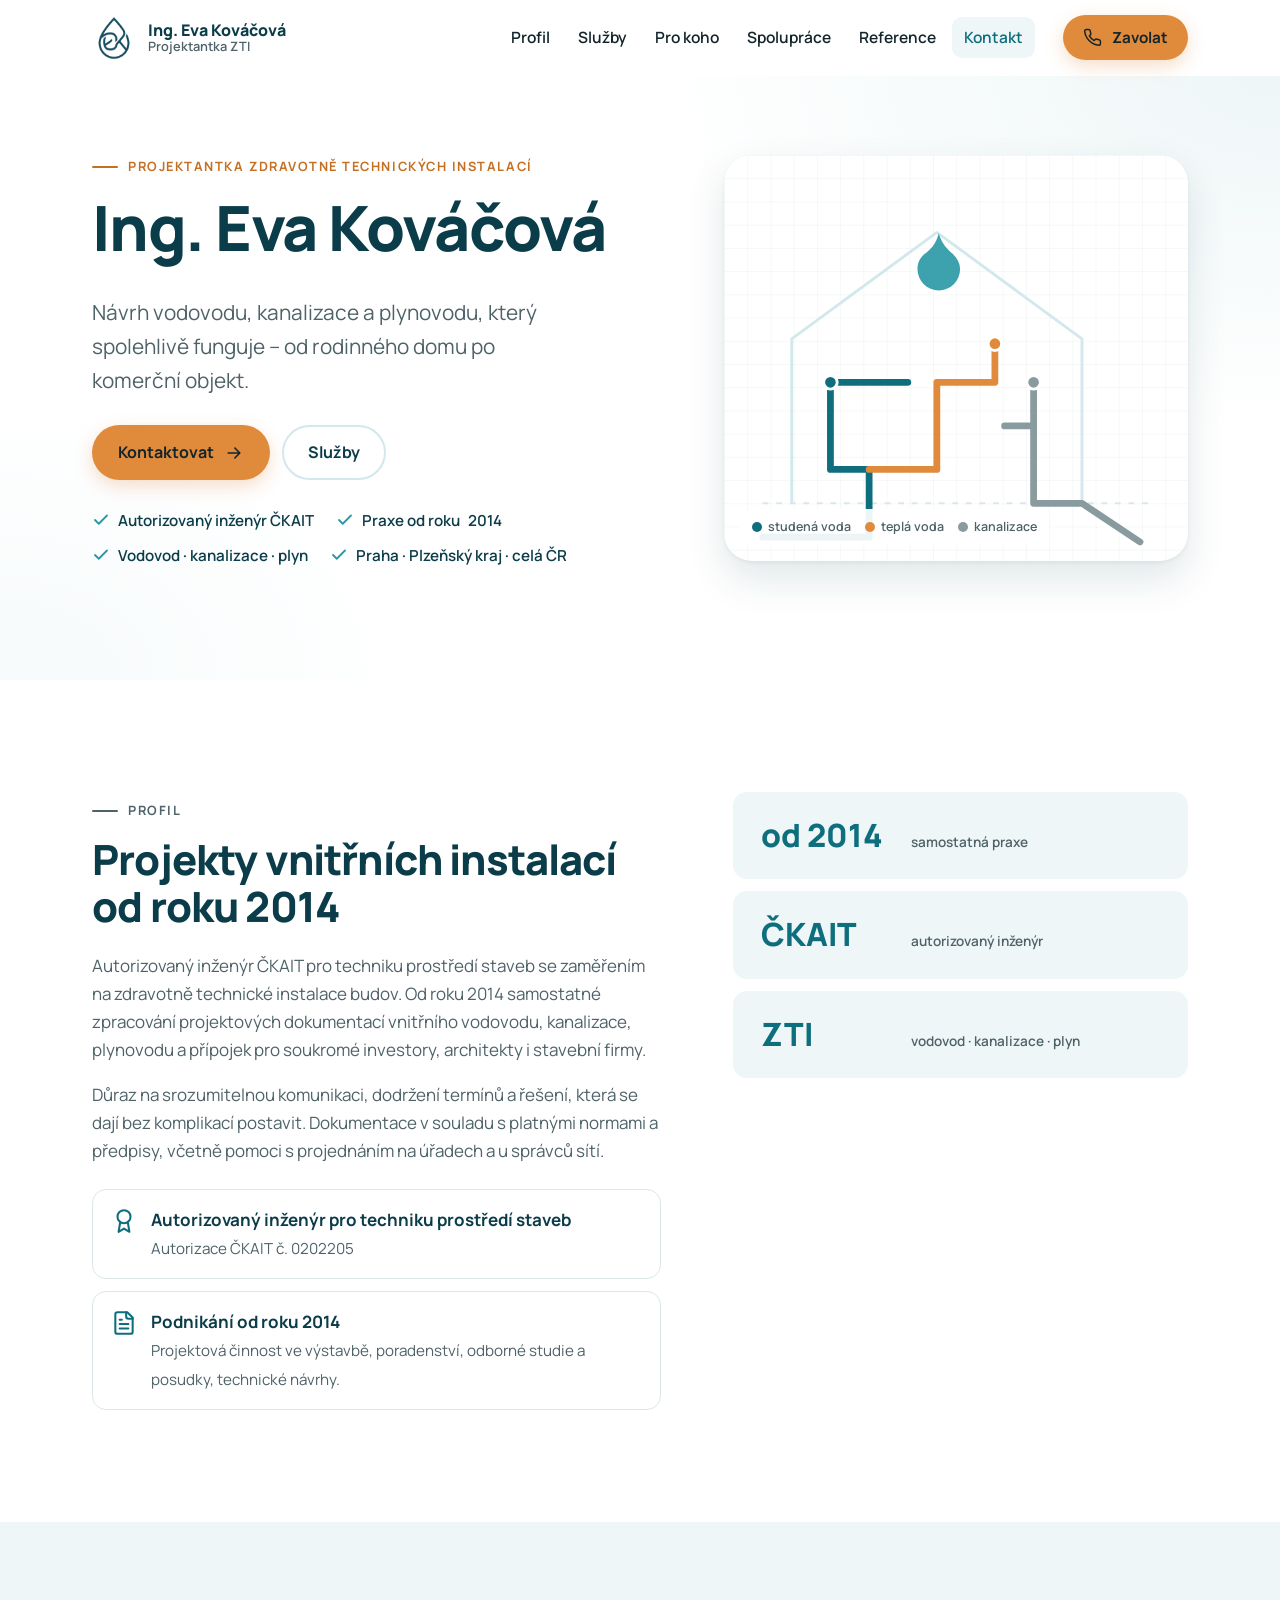
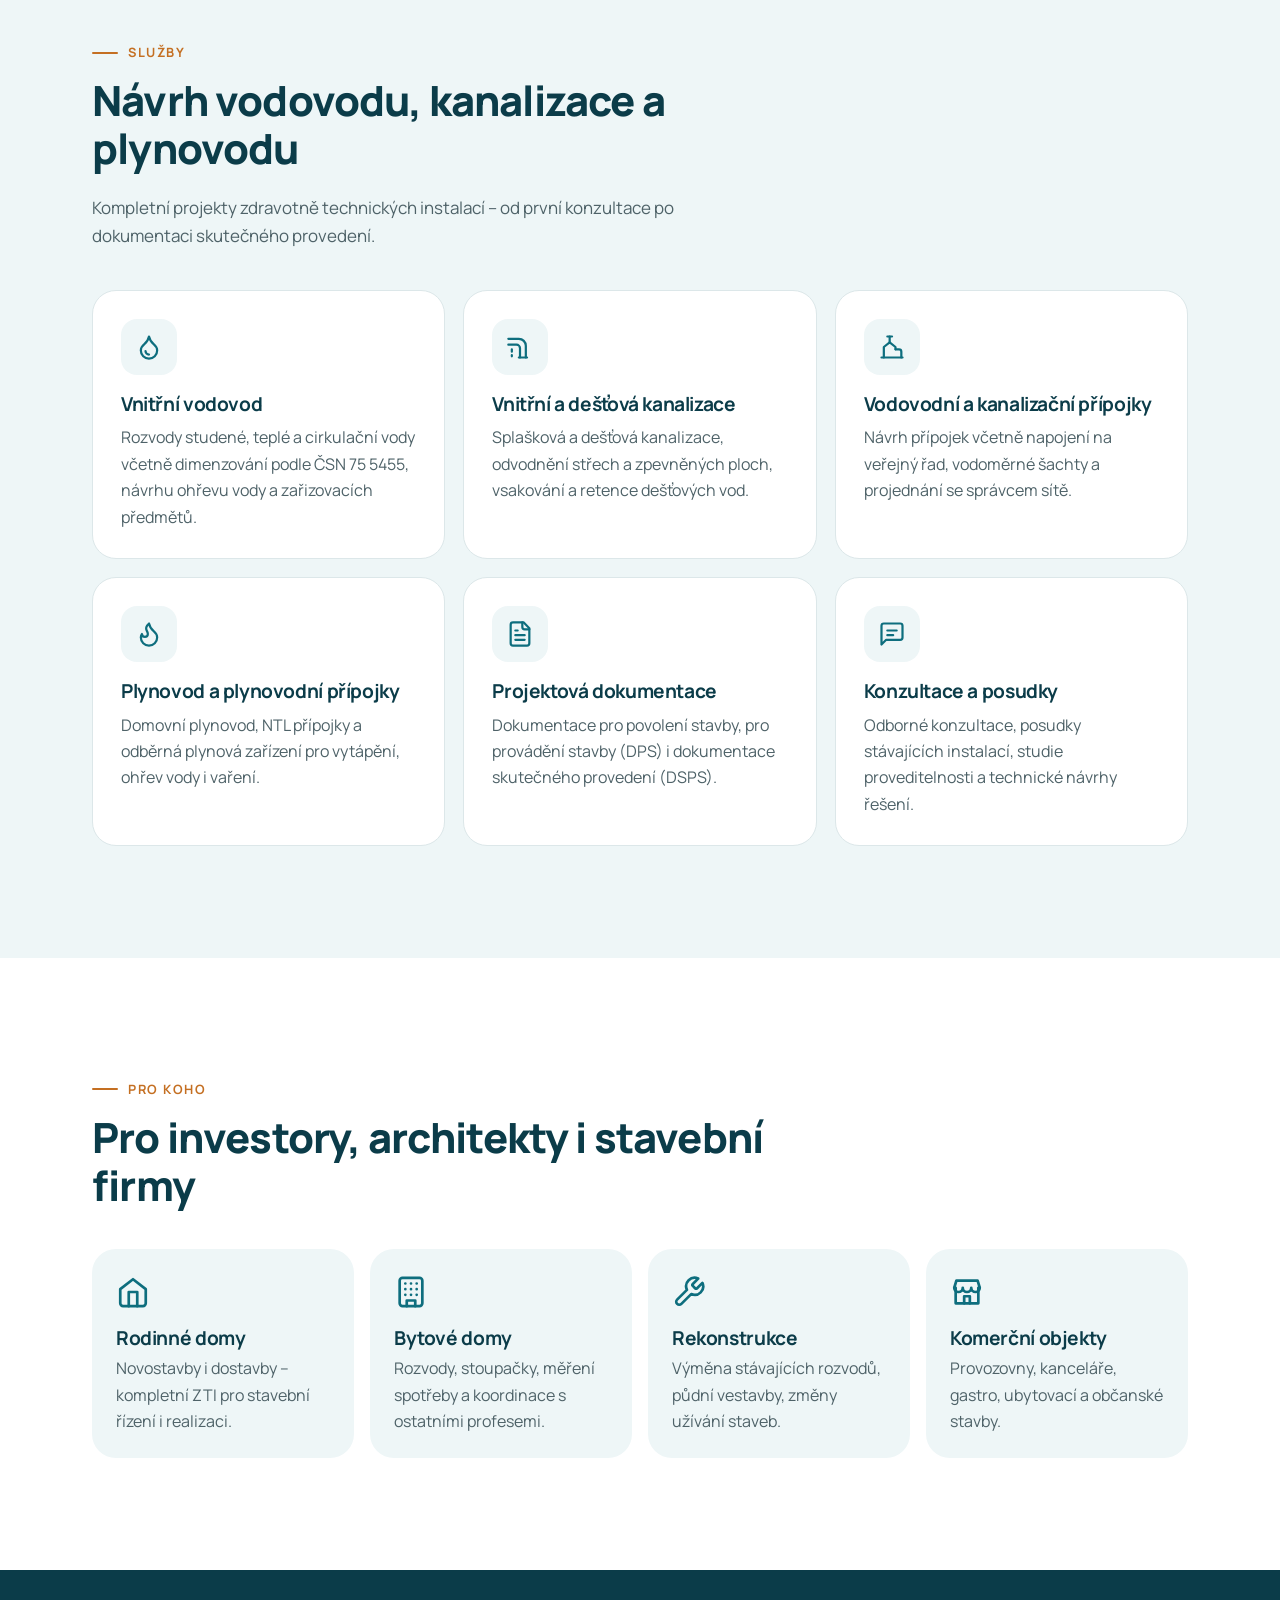
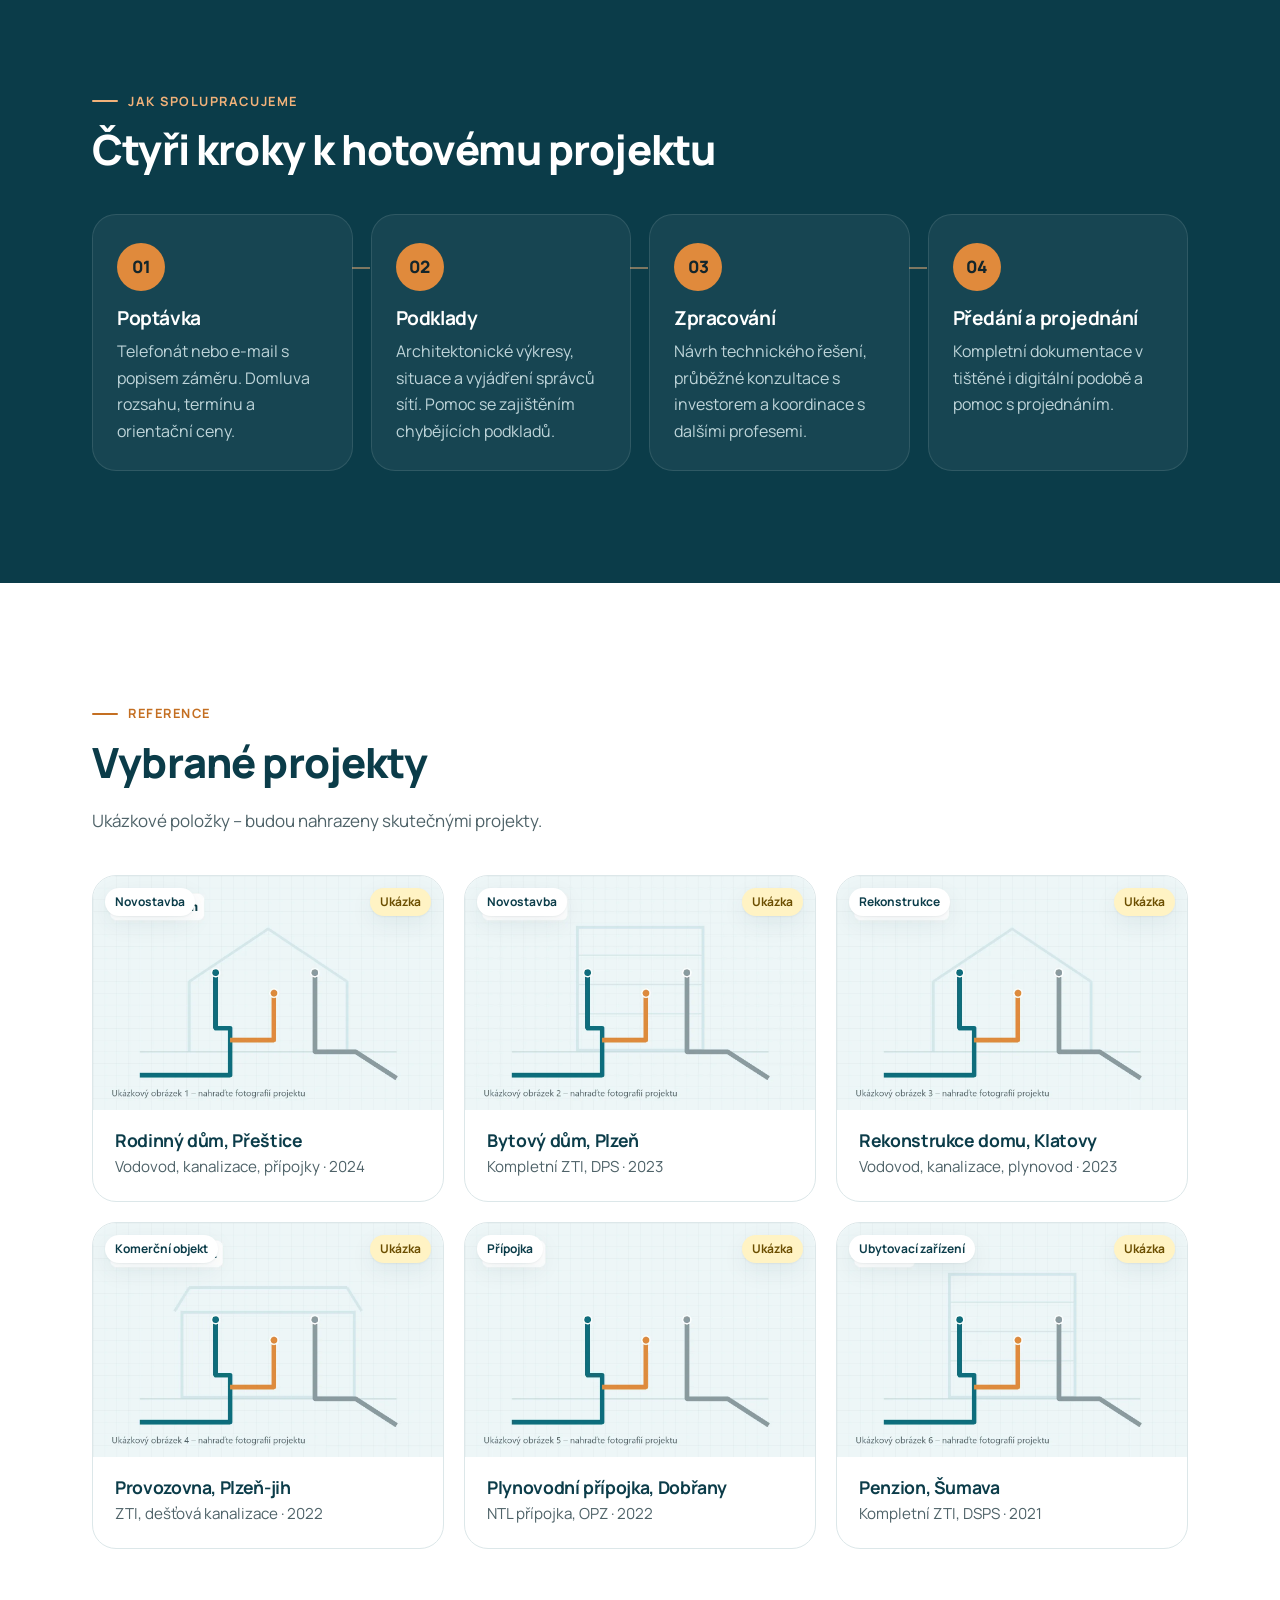
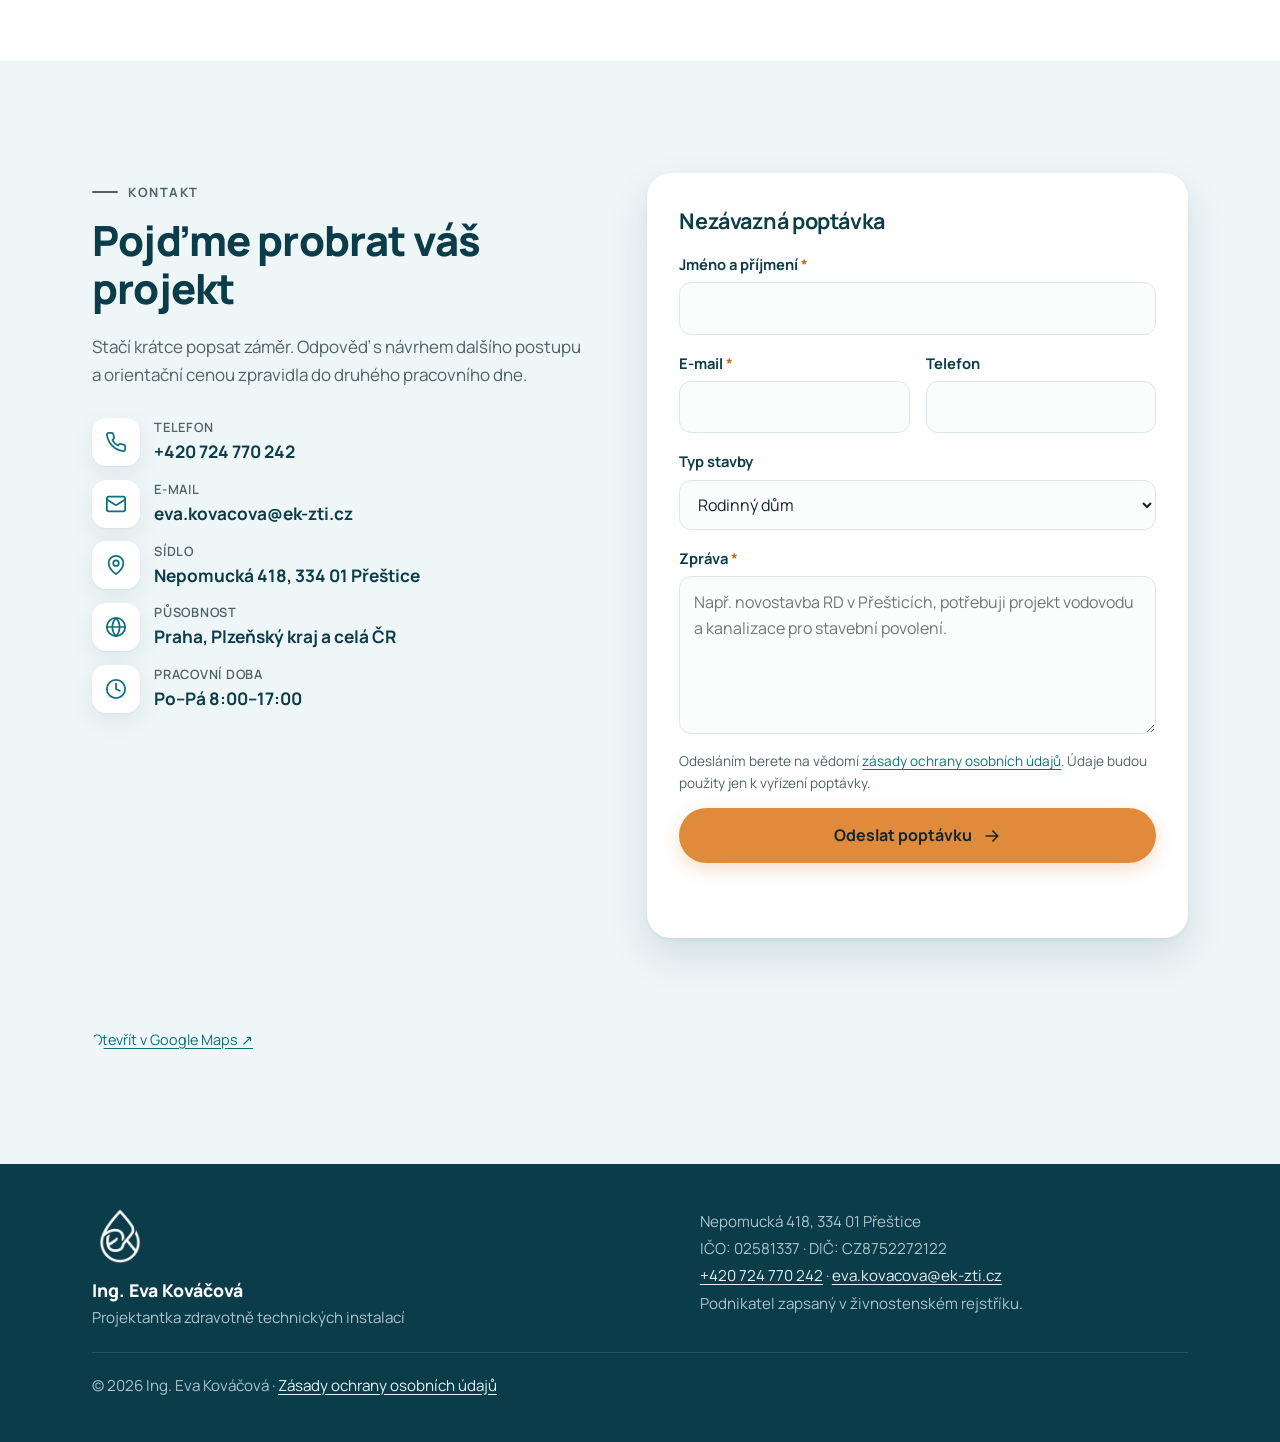
<file: index.html>
<!doctype html>
<html lang="cs">
<head>
  <meta charset="utf-8">
  <meta name="viewport" content="width=device-width, initial-scale=1">

  <!-- ============ SEO – upravte texty a adresu webu ============ -->
  <title>Ing. Eva Kováčová – projektantka ZTI | vodovod, kanalizace, plynovod | Přeštice, Plzeň</title>
  <meta name="description" content="Projekty zdravotně technických instalací: vnitřní vodovod, kanalizace, plynovod a přípojky pro rodinné a bytové domy, rekonstrukce i komerční objekty. Praha, Plzeňský kraj a celá ČR. Autorizovaný inženýr ČKAIT, praxe od roku 2014.">
  <meta name="author" content="Ing. Eva Kováčová">
  <meta name="theme-color" content="#0B3C49">
  <!-- Adresa webu: canonical, og:url, og:image -->
  <link rel="canonical" href="https://www.ek-zti.cz/">

  <!-- Open Graph (náhled při sdílení na Facebooku, WhatsAppu…) -->
  <meta property="og:type" content="website">
  <meta property="og:locale" content="cs_CZ">
  <meta property="og:site_name" content="Ing. Eva Kováčová – projektantka ZTI">
  <meta property="og:title" content="Ing. Eva Kováčová – projektantka ZTI">
  <meta property="og:description" content="Projekty vodovodu, kanalizace, plynovodu a přípojek. Praha, Plzeňský kraj a celá ČR. Praxe od roku 2014.">
  <meta property="og:url" content="https://www.ek-zti.cz/">
  <meta property="og:image" content="https://www.ek-zti.cz/img/og-image.png">
  <meta property="og:image:width" content="1200">
  <meta property="og:image:height" content="630">
  <meta name="twitter:card" content="summary_large_image">

  <!-- Favicon -->
  <link rel="icon" href="img/favicon.ico" sizes="any">
  <link rel="icon" href="img/favicon.png" type="image/png">
  <link rel="apple-touch-icon" href="img/apple-touch-icon.png">

  <!-- Písmo Manrope (česká diakritika) -->
  <link rel="preconnect" href="https://fonts.googleapis.com">
  <link rel="preconnect" href="https://fonts.gstatic.com" crossorigin>
  <link href="https://fonts.googleapis.com/css2?family=Manrope:wght@400;500;600;700;800&display=swap&subset=latin-ext" rel="stylesheet">

  <link rel="stylesheet" href="css/style.css">

  <!-- Všechny texty a kontakty jsou v js/config.js -->
  <script src="js/config.js"></script>
  <script src="js/main.js" defer></script>
</head>
<body>
  <a class="skip-link" href="#obsah">Přeskočit na obsah</a>

  <!-- ===================== IKONY (SVG sprite) ===================== -->
  <svg width="0" height="0" style="position:absolute" aria-hidden="true" focusable="false">
    <defs>
      <symbol id="i-water" viewBox="0 0 24 24"><path d="M12 22a7 7 0 0 0 7-7c0-2-1-3.9-3-5.5s-3.5-4-4-6.5c-.5 2.5-2 4.9-4 6.5C6 11.1 5 13 5 15a7 7 0 0 0 7 7z"/><path d="M9 15.5a3 3 0 0 0 3 3"/></symbol>
      <symbol id="i-drain" viewBox="0 0 24 24"><path d="M2 5h9a6 6 0 0 1 6 6v10"/><path d="M2 10h7a3 3 0 0 1 3 3v8"/><path d="M11 21h7"/><path d="M5 14v2M5 19v1"/></symbol>
      <symbol id="i-connection" viewBox="0 0 24 24"><path d="M3 21h18"/><path d="M5 21v-9l5-4 5 4v2"/><path d="M15 14h3a2 2 0 0 1 2 2v5"/><path d="M8 3h4"/><path d="M10 3v5"/></symbol>
      <symbol id="i-gas" viewBox="0 0 24 24"><path d="M8.5 14.5A2.5 2.5 0 0 0 11 12c0-1.38-.5-2-1-3-1.07-2.14-.22-4.05 2-6 .5 2.5 2 4.9 4 6.5 2 1.6 3 3.5 3 5.5a7 7 0 1 1-14 0c0-1.15.43-2.29 1-3a2.5 2.5 0 0 0 2.5 2.5z"/></symbol>
      <symbol id="i-docs" viewBox="0 0 24 24"><path d="M15 2H6a2 2 0 0 0-2 2v16a2 2 0 0 0 2 2h12a2 2 0 0 0 2-2V7z"/><path d="M14 2v4a2 2 0 0 0 2 2h4"/><path d="M8 13h8M8 17h8M8 9h2"/></symbol>
      <symbol id="i-consult" viewBox="0 0 24 24"><path d="M21 15a2 2 0 0 1-2 2H7l-4 4V5a2 2 0 0 1 2-2h14a2 2 0 0 1 2 2z"/><path d="M8 9h8M8 13h5"/></symbol>
      <symbol id="i-house" viewBox="0 0 24 24"><path d="m3 10 9-7 9 7v10a2 2 0 0 1-2 2H5a2 2 0 0 1-2-2z"/><path d="M9 22V12h6v10"/></symbol>
      <symbol id="i-apartment" viewBox="0 0 24 24"><rect x="4" y="2" width="16" height="20" rx="2"/><path d="M9 22v-4h6v4"/><path d="M8 6h.01M12 6h.01M16 6h.01M8 10h.01M12 10h.01M16 10h.01M8 14h.01M12 14h.01M16 14h.01"/></symbol>
      <symbol id="i-renovation" viewBox="0 0 24 24"><path d="M14.7 6.3a1 1 0 0 0 0 1.4l1.6 1.6a1 1 0 0 0 1.4 0l3.77-3.77a6 6 0 0 1-7.94 7.94l-6.91 6.91a2.12 2.12 0 0 1-3-3l6.91-6.91a6 6 0 0 1 7.94-7.94z"/></symbol>
      <symbol id="i-commercial" viewBox="0 0 24 24"><path d="M3 9 4.5 4h15L21 9"/><path d="M4 9v11h16V9"/><path d="M3 9a3 3 0 0 0 6 0 3 3 0 0 0 6 0 3 3 0 0 0 6 0"/><path d="M10 20v-5h4v5"/></symbol>
      <symbol id="i-phone" viewBox="0 0 24 24"><path d="M22 16.92v3a2 2 0 0 1-2.18 2 19.79 19.79 0 0 1-8.63-3.07 19.5 19.5 0 0 1-6-6 19.79 19.79 0 0 1-3.07-8.67A2 2 0 0 1 4.11 2h3a2 2 0 0 1 2 1.72c.13.96.36 1.9.7 2.81a2 2 0 0 1-.45 2.11L8.09 9.91a16 16 0 0 0 6 6l1.27-1.27a2 2 0 0 1 2.11-.45c.91.34 1.85.57 2.81.7A2 2 0 0 1 22 16.92z"/></symbol>
      <symbol id="i-mail" viewBox="0 0 24 24"><rect x="2" y="4" width="20" height="16" rx="2"/><path d="m22 7-8.97 5.7a1.94 1.94 0 0 1-2.06 0L2 7"/></symbol>
      <symbol id="i-pin" viewBox="0 0 24 24"><path d="M20 10c0 6-8 12-8 12s-8-6-8-12a8 8 0 0 1 16 0z"/><circle cx="12" cy="10" r="3"/></symbol>
      <symbol id="i-area" viewBox="0 0 24 24"><circle cx="12" cy="12" r="10"/><path d="M2 12h20"/><path d="M12 2a15.3 15.3 0 0 1 4 10 15.3 15.3 0 0 1-4 10 15.3 15.3 0 0 1-4-10 15.3 15.3 0 0 1 4-10z"/></symbol>
      <symbol id="i-clock" viewBox="0 0 24 24"><circle cx="12" cy="12" r="10"/><path d="M12 6v6l4 2"/></symbol>
      <symbol id="i-award" viewBox="0 0 24 24"><circle cx="12" cy="8" r="6"/><path d="M15.48 12.89 17 22l-5-3-5 3 1.52-9.11"/></symbol>
      <symbol id="i-cap" viewBox="0 0 24 24"><path d="M22 10 12 5 2 10l10 5 10-5z"/><path d="M6 12v5c3 2 9 2 12 0v-5"/></symbol>
      <symbol id="i-arrow" viewBox="0 0 24 24"><path d="M5 12h14M13 6l6 6-6 6"/></symbol>
      <symbol id="i-check" viewBox="0 0 24 24"><path d="M20 6 9 17l-5-5"/></symbol>
      <symbol id="i-menu" viewBox="0 0 24 24"><path d="M4 6h16M4 12h16M4 18h16"/></symbol>
      <symbol id="i-close" viewBox="0 0 24 24"><path d="M18 6 6 18M6 6l12 12"/></symbol>
    </defs>
  </svg>

  <!-- ===================== HLAVIČKA ===================== -->
  <header class="header" id="top">
    <div class="container header__inner">
      <a class="brand" href="#top" aria-label="Na začátek stránky">
        <img class="brand__logo" src="img/logo.webp" alt="Logo EK – projekce ZTI" width="44" height="44">
        <span class="brand__text">
          <strong data-text="name">Ing. Eva Kováčová</strong>
          <small data-text="role">Projektantka ZTI</small>
        </span>
      </a>

      <button class="nav-toggle" type="button" aria-expanded="false" aria-controls="menu" aria-label="Otevřít menu">
        <svg class="icon" aria-hidden="true"><use href="#i-menu"/></svg>
      </button>

      <nav class="nav" id="menu" aria-label="Hlavní navigace">
        <ul class="nav__list">
          <li><a href="#o-mne">Profil</a></li>
          <li><a href="#sluzby">Služby</a></li>
          <li><a href="#pro-koho">Pro koho</a></li>
          <li><a href="#spoluprace">Spolupráce</a></li>
          <li><a href="#reference">Reference</a></li>
          <li><a href="#kontakt">Kontakt</a></li>
        </ul>
        <a class="btn btn--accent btn--sm nav__call" data-href="tel">
          <svg class="icon" aria-hidden="true"><use href="#i-phone"/></svg>
          <span>Zavolat</span>
        </a>
      </nav>
    </div>
  </header>

  <main id="obsah">
    <!-- ===================== 1. ÚVOD ===================== -->
    <section class="hero" aria-labelledby="hero-title">
      <div class="container hero__inner">
        <div class="hero__text reveal">
          <p class="eyebrow" data-text="roleLong">Projektantka zdravotně technických instalací</p>
          <h1 id="hero-title"><span data-text="name">Ing. Eva Kováčová</span></h1>
          <p class="hero__lead" data-text="slogan"></p>
          <div class="hero__actions">
            <a class="btn btn--accent" href="#kontakt">
              Kontaktovat
              <svg class="icon" aria-hidden="true"><use href="#i-arrow"/></svg>
            </a>
            <a class="btn btn--ghost" href="#sluzby">Služby</a>
          </div>
          <ul class="hero__badges" aria-label="V kostce">
            <li><svg class="icon" aria-hidden="true"><use href="#i-check"/></svg> Autorizovaný inženýr ČKAIT</li>
            <li><svg class="icon" aria-hidden="true"><use href="#i-check"/></svg> Praxe od roku <span data-text="since">2014</span></li>
            <li><svg class="icon" aria-hidden="true"><use href="#i-check"/></svg> Vodovod · kanalizace · plyn</li>
            <li><svg class="icon" aria-hidden="true"><use href="#i-check"/></svg> Praha · Plzeňský kraj · celá ČR</li>
          </ul>
        </div>

        <!-- Dekorativní schéma rozvodů -->
        <div class="hero__art reveal" aria-hidden="true">
          <svg viewBox="0 0 480 420" class="schema">
            <defs>
              <pattern id="grid" width="24" height="24" patternUnits="userSpaceOnUse">
                <path d="M24 0H0v24" fill="none" stroke="currentColor" stroke-opacity=".08"/>
              </pattern>
            </defs>
            <rect width="480" height="420" rx="28" fill="url(#grid)"/>
            <!-- obrys domu -->
            <path d="M70 360V190l150-110 150 110v170" class="schema__house"/>
            <path d="M40 360h400" class="schema__ground"/>
            <!-- studená voda -->
            <path d="M40 395h110v-70h-40v-90h80" class="schema__pipe schema__pipe--cold"/>
            <!-- teplá voda -->
            <path d="M150 325h70v-90h60v-40" class="schema__pipe schema__pipe--hot"/>
            <!-- kanalizace -->
            <path d="M320 235v125h50l60 40" class="schema__pipe schema__pipe--waste"/>
            <path d="M290 280h30" class="schema__pipe schema__pipe--waste"/>
            <!-- body -->
            <circle cx="110" cy="235" r="7" class="schema__node schema__node--cold"/>
            <circle cx="280" cy="195" r="7" class="schema__node schema__node--hot"/>
            <circle cx="320" cy="235" r="7" class="schema__node schema__node--waste"/>
            <!-- kapka -->
            <path d="M222 140a22 22 0 0 0 22-22c0-6-3-12-9-17s-11-12-13-20c-2 8-6 15-13 20s-9 11-9 17a22 22 0 0 0 22 22z" class="schema__drop"/>
          </svg>
          <ul class="schema__legend">
            <li><i class="dot dot--cold"></i>studená voda</li>
            <li><i class="dot dot--hot"></i>teplá voda</li>
            <li><i class="dot dot--waste"></i>kanalizace</li>
          </ul>
        </div>
      </div>
    </section>

    <!-- ===================== 2. O MNĚ ===================== -->
    <section class="section" id="o-mne" aria-labelledby="o-mne-title">
      <div class="container about">
        <div class="about__text reveal">
          <p class="eyebrow">Profil</p>
          <h2 id="o-mne-title" data-text="about.heading"></h2>
          <div data-render="about-paragraphs"></div>
          <ul class="about__creds" data-render="about-creds"></ul>
        </div>
        <ul class="facts reveal" data-render="about-facts"></ul>
      </div>
    </section>

    <!-- ===================== 3. SLUŽBY ===================== -->
    <section class="section section--tint" id="sluzby" aria-labelledby="sluzby-title">
      <div class="container">
        <header class="section__head reveal">
          <p class="eyebrow">Služby</p>
          <h2 id="sluzby-title">Návrh vodovodu, kanalizace a plynovodu</h2>
          <p>Kompletní projekty zdravotně technických instalací – od první konzultace po dokumentaci skutečného provedení.</p>
        </header>
        <ul class="cards cards--3" data-render="services"></ul>
      </div>
    </section>

    <!-- ===================== 4. PRO KOHO ===================== -->
    <section class="section" id="pro-koho" aria-labelledby="pro-koho-title">
      <div class="container">
        <header class="section__head reveal">
          <p class="eyebrow">Pro koho</p>
          <h2 id="pro-koho-title">Pro investory, architekty i stavební firmy</h2>
        </header>
        <ul class="audiences" data-render="audiences"></ul>
      </div>
    </section>

    <!-- ===================== 5. JAK SPOLUPRACUJEME ===================== -->
    <section class="section section--dark" id="spoluprace" aria-labelledby="spoluprace-title">
      <div class="container">
        <header class="section__head reveal">
          <p class="eyebrow">Jak spolupracujeme</p>
          <h2 id="spoluprace-title">Čtyři kroky k hotovému projektu</h2>
        </header>
        <ol class="steps" data-render="steps"></ol>
      </div>
    </section>

    <!-- ===================== 6. REFERENCE ===================== -->
    <section class="section" id="reference" aria-labelledby="reference-title">
      <div class="container">
        <header class="section__head reveal">
          <p class="eyebrow">Reference</p>
          <h2 id="reference-title">Vybrané projekty</h2>
          <p data-render="references-note"></p>
        </header>
        <ul class="refs" data-render="references"></ul>
      </div>
    </section>

    <!-- ===================== 7. KONTAKT ===================== -->
    <section class="section section--tint" id="kontakt" aria-labelledby="kontakt-title">
      <div class="container contact">
        <div class="contact__info reveal">
          <p class="eyebrow">Kontakt</p>
          <h2 id="kontakt-title">Pojďme probrat váš projekt</h2>
          <p>Stačí krátce popsat záměr. Odpověď s návrhem dalšího postupu a orientační cenou zpravidla do druhého pracovního dne.</p>
          <ul class="contact__list" data-render="contact-list"></ul>
          <div class="map" data-render="map"></div>
        </div>

        <form class="form reveal" id="contact-form" novalidate>
          <h3>Nezávazná poptávka</h3>
          <div class="form__row">
            <label for="f-name">Jméno a příjmení <span aria-hidden="true">*</span></label>
            <input id="f-name" name="jmeno" type="text" autocomplete="name" required>
          </div>
          <div class="form__grid">
            <div class="form__row">
              <label for="f-email">E-mail <span aria-hidden="true">*</span></label>
              <input id="f-email" name="email" type="email" autocomplete="email" required>
            </div>
            <div class="form__row">
              <label for="f-phone">Telefon</label>
              <input id="f-phone" name="telefon" type="tel" autocomplete="tel">
            </div>
          </div>
          <div class="form__row">
            <label for="f-type">Typ stavby</label>
            <select id="f-type" name="typ_stavby">
              <option>Rodinný dům</option>
              <option>Bytový dům</option>
              <option>Rekonstrukce</option>
              <option>Komerční objekt</option>
              <option>Přípojka</option>
              <option>Jiné</option>
            </select>
          </div>
          <div class="form__row">
            <label for="f-msg">Zpráva <span aria-hidden="true">*</span></label>
            <textarea id="f-msg" name="zprava" rows="5" required placeholder="Např. novostavba RD v Přešticích, potřebuji projekt vodovodu a kanalizace pro stavební povolení."></textarea>
          </div>
          <!-- ochrana proti spamu – pole nevyplňovat -->
          <input class="hp" type="text" name="_gotcha" tabindex="-1" autocomplete="off" aria-hidden="true">
          <p class="form__note">Odesláním berete na vědomí <a href="zasady-ochrany-osobnich-udaju.html">zásady ochrany osobních údajů</a>. Údaje budou použity jen k vyřízení poptávky.</p>
          <button class="btn btn--accent btn--block" type="submit">
            Odeslat poptávku
            <svg class="icon" aria-hidden="true"><use href="#i-arrow"/></svg>
          </button>
          <p class="form__status" role="status" aria-live="polite"></p>
        </form>
      </div>
    </section>
  </main>

  <!-- ===================== 8. PATIČKA ===================== -->
  <footer class="footer">
    <div class="container footer__inner">
      <div>
        <img class="footer__logo" src="img/logo-white.png" alt="" width="56" height="56" loading="lazy">
        <p class="footer__name" data-text="name">Ing. Eva Kováčová</p>
        <p data-text="roleLong"></p>
      </div>
      <address class="footer__meta" data-render="footer-meta"></address>
      <p class="footer__legal">
        © <span data-render="year"></span> <span data-text="name"></span> ·
        <a href="zasady-ochrany-osobnich-udaju.html">Zásady ochrany osobních údajů</a>
      </p>
    </div>
  </footer>

  <!-- Plovoucí tlačítko Zavolat (mobil) -->
  <a class="call-fab" data-href="tel" aria-label="Zavolat">
    <svg class="icon" aria-hidden="true"><use href="#i-phone"/></svg>
    <span>Zavolat</span>
  </a>

  <noscript><p class="noscript">Pro zobrazení obsahu stránky povolte JavaScript.</p></noscript>
</body>
</html>
</file>
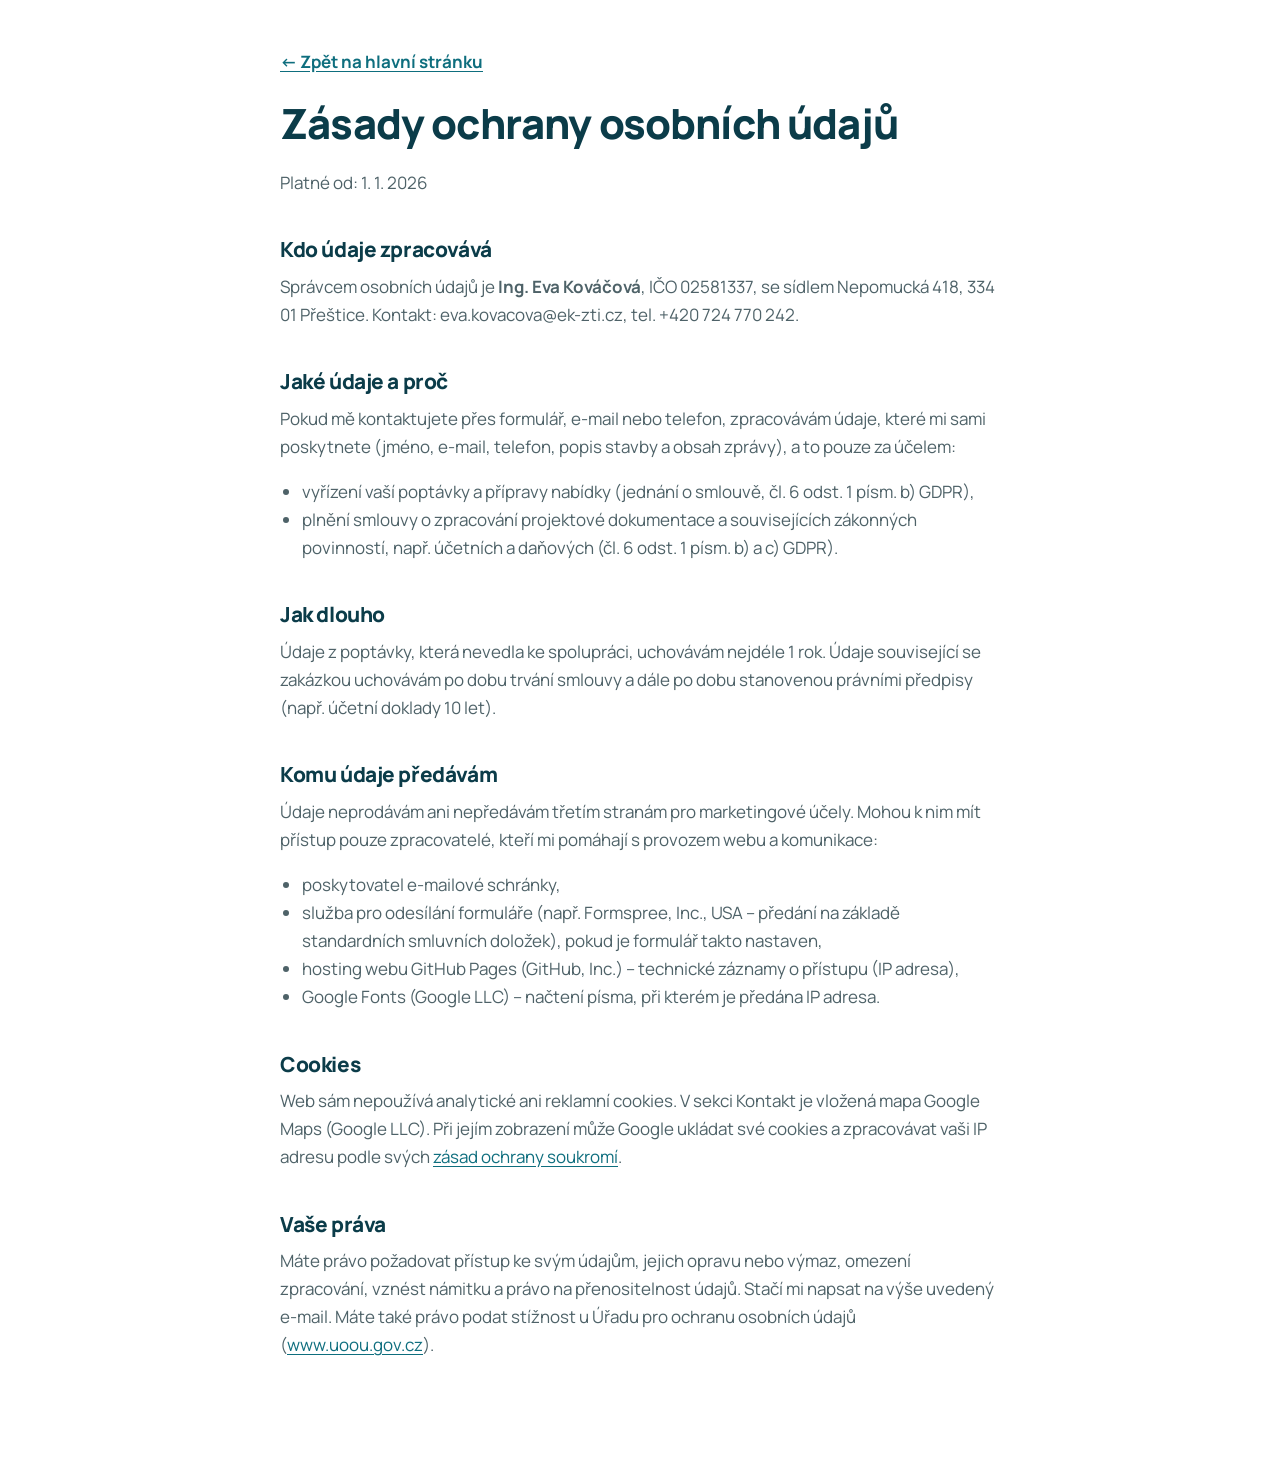
<file: zasady-ochrany-osobnich-udaju.html>
<!doctype html>
<html lang="cs">
<head>
  <meta charset="utf-8">
  <meta name="viewport" content="width=device-width, initial-scale=1">
  <title>Zásady ochrany osobních údajů | Ing. Eva Kováčová – projektantka ZTI</title>
  <meta name="description" content="Jak zpracovávám osobní údaje z kontaktního formuláře a e-mailové komunikace.">
  <meta name="robots" content="noindex, follow">
  <meta name="theme-color" content="#0B3C49">
  <link rel="icon" href="img/favicon.ico" sizes="any">
  <link rel="icon" href="img/favicon.png" type="image/png">
  <link rel="preconnect" href="https://fonts.googleapis.com">
  <link rel="preconnect" href="https://fonts.gstatic.com" crossorigin>
  <link href="https://fonts.googleapis.com/css2?family=Manrope:wght@400;600;700;800&display=swap&subset=latin-ext" rel="stylesheet">
  <link rel="stylesheet" href="css/style.css">
  <script src="js/config.js"></script>
  <style>
    .legal { max-width: 760px; padding: 48px 20px 96px; margin: 0 auto; }
    .legal h1 { font-size: clamp(1.9rem, 5vw, 2.6rem); }
    .legal h2 { font-size: 1.3rem; margin-top: 2em; }
    .legal p, .legal li { color: var(--muted); }
    .legal ul { list-style: disc; padding-left: 1.3em; margin-bottom: 1em; }
    .legal .back { display: inline-flex; gap: 8px; align-items: center; font-weight: 700; margin-bottom: 24px; }
  </style>
</head>
<body>
  <main class="legal">
    <a class="back" href="index.html">← Zpět na hlavní stránku</a>
    <h1>Zásady ochrany osobních údajů</h1>
    <p>Platné od: <span data-today></span></p>

    <h2>Kdo údaje zpracovává</h2>
    <p>Správcem osobních údajů je <strong data-text="name"></strong>, IČO <span data-text="ico"></span>,
      se sídlem <span data-text="address.street"></span>, <span data-text="address.zip"></span> <span data-text="address.city"></span>.
      Kontakt: <span data-text="email"></span>, tel. <span data-text="phone"></span>.</p>

    <h2>Jaké údaje a proč</h2>
    <p>Pokud mě kontaktujete přes formulář, e-mail nebo telefon, zpracovávám údaje, které mi sami poskytnete
      (jméno, e-mail, telefon, popis stavby a obsah zprávy), a to pouze za účelem:</p>
    <ul>
      <li>vyřízení vaší poptávky a přípravy nabídky (jednání o smlouvě, čl. 6 odst. 1 písm. b) GDPR),</li>
      <li>plnění smlouvy o zpracování projektové dokumentace a souvisejících zákonných povinností, např. účetních a daňových (čl. 6 odst. 1 písm. b) a c) GDPR).</li>
    </ul>

    <h2>Jak dlouho</h2>
    <p>Údaje z poptávky, která nevedla ke spolupráci, uchovávám nejdéle 1 rok. Údaje související se zakázkou
      uchovávám po dobu trvání smlouvy a dále po dobu stanovenou právními předpisy (např. účetní doklady 10 let).</p>

    <h2>Komu údaje předávám</h2>
    <p>Údaje neprodávám ani nepředávám třetím stranám pro marketingové účely. Mohou k nim mít přístup pouze
      zpracovatelé, kteří mi pomáhají s provozem webu a komunikace:</p>
    <ul>
      <li>poskytovatel e-mailové schránky,</li>
      <li>služba pro odesílání formuláře (např. Formspree, Inc., USA – předání na základě standardních smluvních doložek), pokud je formulář takto nastaven,</li>
      <li>hosting webu GitHub Pages (GitHub, Inc.) – technické záznamy o přístupu (IP adresa),</li>
      <li>Google Fonts (Google LLC) – načtení písma, při kterém je předána IP adresa.</li>
    </ul>

    <h2>Cookies</h2>
    <p>Web sám nepoužívá analytické ani reklamní cookies. V sekci Kontakt je vložená mapa Google Maps
      (Google LLC). Při jejím zobrazení může Google ukládat své cookies a zpracovávat vaši IP adresu
      podle svých <a href="https://policies.google.com/privacy?hl=cs" rel="noopener">zásad ochrany soukromí</a>.</p>

    <h2>Vaše práva</h2>
    <p>Máte právo požadovat přístup ke svým údajům, jejich opravu nebo výmaz, omezení zpracování, vznést námitku
      a právo na přenositelnost údajů. Stačí mi napsat na výše uvedený e-mail. Máte také právo podat stížnost
      u Úřadu pro ochranu osobních údajů (<a href="https://uoou.gov.cz" rel="noopener">www.uoou.gov.cz</a>).</p>
  </main>
  <script>
    (function () {
      var S = window.SITE || {};
      document.querySelectorAll("[data-text]").forEach(function (n) {
        var v = n.getAttribute("data-text").split(".").reduce(function (o, k) { return o && o[k]; }, S);
        if (v == null) return;
        if (/\[(DOPLNIT|UPŘESNIT)/.test(v)) { var s = document.createElement("span"); s.className = "todo"; s.textContent = v; n.appendChild(s); }
        else n.textContent = v;
      });
      /* [DOPLNIT] datum platnosti – nebo nechte automaticky dnešní */
      document.querySelector("[data-today]").textContent = "1. 1. 2026";
    })();
  </script>
</body>
</html>
</file>
<file: css/style.css>
/* =====================================================================
   Ing. Eva Kováčová – projektantka ZTI
   Paleta: petrolejová (voda) + měděný akcent (měděné potrubí)
   ===================================================================== */
:root {
  --petrol-900: #0B3C49;   /* hlubinná petrolej – nadpisy, tmavé plochy */
  --petrol-700: #0E6E7E;   /* petrolej – hlavní barva, odkazy */
  --petrol-500: #2A97A6;   /* světlejší petrolej – detaily */
  --petrol-100: #D3E8EC;
  --water-50:   #EEF6F7;   /* voda – světlé podklady */
  --copper-500: #E08A3C;   /* měď – akcent, tlačítka */
  --copper-600: #C46F22;
  --copper-100: #FBEBDC;
  --ink:        #13252B;   /* text */
  --muted:      #4E6268;   /* vedlejší text (kontrast 6:1 na bílé) */
  --line:       #DCE7E9;
  --white:      #FFFFFF;

  --font: "Manrope", system-ui, -apple-system, "Segoe UI", Roboto, sans-serif;
  --radius: 14px;
  --radius-lg: 24px;
  --shadow: 0 1px 2px rgba(11, 60, 73, .06), 0 8px 24px rgba(11, 60, 73, .07);
  --shadow-lg: 0 2px 4px rgba(11, 60, 73, .06), 0 18px 40px rgba(11, 60, 73, .12);
  --header-h: 68px;
  --container: 1160px;
}

/* ---------- Základ ---------- */
*, *::before, *::after { box-sizing: border-box; }
html { scroll-behavior: smooth; scroll-padding-top: calc(var(--header-h) + 12px); -webkit-text-size-adjust: 100%; }
body {
  margin: 0;
  font-family: var(--font);
  font-size: 1.0625rem;
  line-height: 1.65;
  color: var(--ink);
  background: var(--white);
  -webkit-font-smoothing: antialiased;
  overflow-x: hidden;
}
img, svg { display: block; max-width: 100%; }
h1, h2, h3 { color: var(--petrol-900); line-height: 1.15; margin: 0 0 .5em; letter-spacing: -.02em; }
h1 { font-size: clamp(2.3rem, 6vw, 3.9rem); font-weight: 800; }
h2 { font-size: clamp(1.75rem, 3.6vw, 2.6rem); font-weight: 800; }
h3 { font-size: 1.2rem; font-weight: 700; }
p { margin: 0 0 1em; }
a { color: var(--petrol-700); text-underline-offset: 3px; }
a:hover { color: var(--petrol-900); }
ul, ol { margin: 0; padding: 0; list-style: none; }
address { font-style: normal; }
:focus-visible { outline: 3px solid var(--copper-500); outline-offset: 3px; border-radius: 6px; }

.container { width: 100%; max-width: var(--container); margin: 0 auto; padding: 0 20px; }
.icon { width: 1.25em; height: 1.25em; fill: none; stroke: currentColor; stroke-width: 1.9; stroke-linecap: round; stroke-linejoin: round; flex: none; }

.skip-link { position: absolute; left: 12px; top: -60px; z-index: 100; background: var(--petrol-900); color: #fff; padding: 10px 16px; border-radius: 8px; }
.skip-link:focus { top: 12px; color: #fff; }

.eyebrow {
  display: inline-flex; align-items: center; gap: 10px;
  font-size: .8rem; font-weight: 700; letter-spacing: .12em; text-transform: uppercase;
  color: var(--copper-600); margin-bottom: 14px;
}
.eyebrow::before { content: ""; width: 26px; height: 2px; background: currentColor; border-radius: 2px; }

/* Nevyplněné hodnoty z config.js */
.todo { background: #FFF3C4; color: #6B4E00; border-radius: 4px; padding: 0 4px; font-weight: 600; }

/* ---------- Tlačítka ---------- */
.btn {
  display: inline-flex; align-items: center; justify-content: center; gap: 10px;
  min-height: 50px; padding: 12px 24px;
  font: inherit; font-weight: 700; font-size: 1rem; text-decoration: none;
  border-radius: 999px; border: 2px solid transparent; cursor: pointer;
  transition: background-color .2s, color .2s, border-color .2s, transform .2s, box-shadow .2s;
}
.btn:hover { transform: translateY(-1px); }
.btn--accent { background: var(--copper-500); color: var(--ink); box-shadow: 0 6px 18px rgba(224, 138, 60, .28); }
.btn--accent:hover { background: #E99A52; color: var(--ink); }
.btn--ghost { border-color: var(--petrol-100); color: var(--petrol-900); background: var(--white); }
.btn--ghost:hover { border-color: var(--petrol-700); color: var(--petrol-900); }
.btn--sm { min-height: 42px; padding: 8px 18px; font-size: .95rem; }
.btn--block { width: 100%; }

/* ---------- Hlavička ---------- */
.header {
  position: sticky; top: 0; z-index: 50;
  height: var(--header-h);
  background: rgba(255, 255, 255, .88);
  backdrop-filter: saturate(160%) blur(12px);
  -webkit-backdrop-filter: saturate(160%) blur(12px);
  border-bottom: 1px solid transparent;
  transition: border-color .25s, box-shadow .25s;
}
.header.is-scrolled { border-color: var(--line); box-shadow: 0 4px 20px rgba(11, 60, 73, .06); }
.header__inner { height: 100%; display: flex; align-items: center; justify-content: space-between; gap: 16px; }
.brand { display: flex; align-items: center; gap: 12px; text-decoration: none; color: var(--petrol-900); }
.brand__logo { width: 44px; height: 44px; }
.brand__text { display: flex; flex-direction: column; line-height: 1.15; }
.brand__text strong { font-size: 1rem; font-weight: 800; }
.brand__text small { font-size: .8rem; color: var(--muted); font-weight: 600; }

.nav-toggle {
  display: inline-flex; align-items: center; justify-content: center;
  width: 46px; height: 46px; border-radius: 12px;
  border: 1px solid var(--line); background: var(--white); color: var(--petrol-900); cursor: pointer;
}
.nav-toggle .icon { width: 24px; height: 24px; }

/* Mobilní menu */
.nav {
  position: fixed; inset: var(--header-h) 0 auto 0;
  background: var(--white);
  border-bottom: 1px solid var(--line);
  box-shadow: 0 20px 40px rgba(11, 60, 73, .12);
  padding: 12px 20px 24px;
  transform: translateY(-8px); opacity: 0; visibility: hidden;
  transition: opacity .2s, transform .2s, visibility .2s;
}
.nav.is-open { transform: none; opacity: 1; visibility: visible; }
.nav__list a {
  display: block; padding: 14px 4px; font-weight: 700; font-size: 1.1rem;
  color: var(--petrol-900); text-decoration: none; border-bottom: 1px solid var(--line);
}
.nav__list a.is-active { color: var(--copper-600); }
.nav__call { margin-top: 18px; width: 100%; }

/* ---------- Hero ---------- */
.hero {
  position: relative; overflow: hidden;
  padding: 48px 0 64px;
  background:
    radial-gradient(900px 500px at 100% 0%, var(--water-50), transparent 70%),
    radial-gradient(600px 400px at 0% 100%, #F6FAFB, transparent 70%);
}
.hero__inner { display: grid; gap: 40px; align-items: center; }
.hero__lead { font-size: clamp(1.1rem, 2.2vw, 1.3rem); color: var(--muted); max-width: 36ch; }
.hero__actions { display: flex; flex-wrap: wrap; gap: 12px; margin: 28px 0 28px; }
.hero__badges { display: flex; flex-wrap: wrap; gap: 10px 22px; color: var(--petrol-900); font-weight: 600; font-size: .95rem; }
.hero__badges li { display: inline-flex; align-items: center; gap: 8px; }
.hero__badges .icon { color: var(--petrol-500); width: 18px; height: 18px; stroke-width: 2.4; }

.hero__art { position: relative; color: var(--petrol-900); max-width: 520px; width: 100%; margin: 0 auto; }
.schema { width: 100%; height: auto; background: var(--white); border-radius: 28px; box-shadow: var(--shadow-lg); }
.schema__house { fill: none; stroke: var(--petrol-100); stroke-width: 3; stroke-linejoin: round; }
.schema__ground { stroke: var(--line); stroke-width: 2; stroke-dasharray: 6 8; }
.schema__pipe { fill: none; stroke-width: 7; stroke-linecap: round; stroke-linejoin: round; stroke-dasharray: 800; stroke-dashoffset: 800; }
.schema__pipe--cold  { stroke: var(--petrol-700); }
.schema__pipe--hot   { stroke: var(--copper-500); }
.schema__pipe--waste { stroke: #8A9BA0; }
.schema__node { stroke: var(--white); stroke-width: 3; }
.schema__node--cold { fill: var(--petrol-700); }
.schema__node--hot { fill: var(--copper-500); }
.schema__node--waste { fill: #8A9BA0; }
.schema__drop { fill: var(--petrol-500); opacity: .9; }
.is-visible .schema__pipe { animation: flow 2.2s ease-out forwards; }
.is-visible .schema__pipe--hot { animation-delay: .35s; }
.is-visible .schema__pipe--waste { animation-delay: .7s; }
@keyframes flow { to { stroke-dashoffset: 0; } }

.schema__legend {
  position: absolute; left: 16px; bottom: 16px;
  display: flex; flex-wrap: wrap; gap: 6px 14px;
  font-size: .78rem; font-weight: 600; color: var(--muted);
  background: rgba(255,255,255,.92); padding: 8px 12px; border-radius: 12px;
}
.schema__legend li { display: inline-flex; align-items: center; gap: 6px; }
.dot { width: 10px; height: 10px; border-radius: 50%; display: inline-block; }
.dot--cold { background: var(--petrol-700); }
.dot--hot { background: var(--copper-500); }
.dot--waste { background: #8A9BA0; }

/* ---------- Sekce ---------- */
.section { padding: 72px 0; }
.section--tint { background: var(--water-50); }
.section--dark { background: var(--petrol-900); color: #D7E7EA; }
.section--dark h2, .section--dark h3 { color: var(--white); }
.section--dark .eyebrow { color: #F2B27A; }
.section__head { max-width: 680px; margin-bottom: 40px; }
.section__head p:last-child { color: var(--muted); margin-bottom: 0; }

/* ---------- O mně ---------- */
.about { display: grid; gap: 40px; align-items: start; }
.about__text p { color: var(--muted); }
.about__creds { display: grid; gap: 12px; margin-top: 24px; }
.about__creds li {
  display: flex; gap: 14px; align-items: flex-start;
  padding: 16px 18px; border: 1px solid var(--line); border-radius: var(--radius);
}
.about__creds .icon { color: var(--petrol-700); width: 26px; height: 26px; margin-top: 2px; }
.about__creds strong { display: block; color: var(--petrol-900); }
.about__creds span { color: var(--muted); font-size: .95rem; }
.facts { display: grid; grid-template-columns: repeat(3, 1fr); gap: 12px; }
.facts li {
  background: var(--water-50); border-radius: var(--radius); padding: 22px 16px; text-align: center;
}
.facts strong { display: block; font-size: clamp(1.4rem, 3vw, 2rem); font-weight: 800; color: var(--petrol-700); line-height: 1.1; }
.facts span { font-size: .85rem; color: var(--muted); font-weight: 600; }

/* ---------- Karty služeb ---------- */
.cards { display: grid; gap: 18px; }
.card {
  background: var(--white); border: 1px solid var(--line); border-radius: var(--radius-lg);
  padding: 28px; height: 100%;
  transition: transform .25s, box-shadow .25s, border-color .25s;
}
.card:hover { transform: translateY(-3px); box-shadow: var(--shadow-lg); border-color: transparent; }
.card__icon {
  width: 56px; height: 56px; border-radius: 16px; margin-bottom: 18px;
  display: grid; place-items: center;
  background: var(--water-50); color: var(--petrol-700);
}
.card__icon .icon { width: 28px; height: 28px; }
.card:nth-child(4) .card__icon { background: var(--copper-100); color: var(--copper-600); }
.card p { color: var(--muted); margin: 0; font-size: 1rem; }

/* ---------- Pro koho ---------- */
.audiences { display: grid; gap: 16px; }
.audience {
  display: flex; gap: 18px; align-items: flex-start;
  padding: 24px; border-radius: var(--radius-lg); background: var(--water-50);
}
.audience .icon { width: 34px; height: 34px; color: var(--petrol-700); margin-top: 2px; }
.audience h3 { margin-bottom: .3em; }
.audience p { margin: 0; color: var(--muted); font-size: 1rem; }

/* ---------- Kroky ---------- */
.steps { display: grid; gap: 18px; counter-reset: step; }
.step {
  position: relative; counter-increment: step;
  padding: 28px 24px 26px; border-radius: var(--radius-lg);
  background: rgba(255, 255, 255, .05); border: 1px solid rgba(255, 255, 255, .1);
}
.step::before {
  content: counter(step, decimal-leading-zero);
  display: inline-grid; place-items: center;
  width: 48px; height: 48px; border-radius: 50%; margin-bottom: 16px;
  background: var(--copper-500); color: var(--ink); font-weight: 800;
}
.step p { margin: 0; font-size: 1rem; color: #BFD5DA; }

/* ---------- Reference ---------- */
.refs { display: grid; gap: 20px; }
.ref {
  border-radius: var(--radius-lg); overflow: hidden; background: var(--white);
  border: 1px solid var(--line); height: 100%;
  transition: transform .25s, box-shadow .25s;
}
.ref:hover { transform: translateY(-3px); box-shadow: var(--shadow-lg); }
.ref__img { position: relative; aspect-ratio: 3 / 2; background: var(--water-50); }
.ref__img img { width: 100%; height: 100%; object-fit: cover; }
.ref__badge {
  position: absolute; top: 12px; left: 12px;
  font-size: .75rem; font-weight: 700; padding: 4px 10px; border-radius: 999px;
  background: var(--white); color: var(--petrol-900); box-shadow: var(--shadow);
}
.ref__badge--sample { left: auto; right: 12px; background: #FFF3C4; color: #6B4E00; }
.ref__body { padding: 20px 22px 22px; }
.ref__body h3 { margin-bottom: .25em; font-size: 1.1rem; }
.ref__body p { margin: 0; color: var(--muted); font-size: .95rem; }

/* ---------- Kontakt ---------- */
.contact { display: grid; gap: 40px; align-items: start; }
.contact__info > p { color: var(--muted); }
.contact__list { display: grid; gap: 12px; margin: 28px 0; }
.contact__list li { display: flex; gap: 14px; align-items: center; }
.contact__list .ci {
  width: 48px; height: 48px; border-radius: 14px; flex: none;
  display: grid; place-items: center; background: var(--white); color: var(--petrol-700); box-shadow: var(--shadow);
}
.contact__list .ci .icon { width: 22px; height: 22px; }
.contact__list small { display: block; font-size: .8rem; color: var(--muted); font-weight: 600; text-transform: uppercase; letter-spacing: .06em; }
.contact__list a, .contact__list b { font-weight: 700; font-size: 1.08rem; color: var(--petrol-900); text-decoration: none; word-break: break-word; }
.contact__list a:hover { color: var(--petrol-700); text-decoration: underline; }

.map { border-radius: var(--radius-lg); overflow: hidden; }
.map__placeholder {
  width: 100%; aspect-ratio: 16 / 9; border: 1px dashed var(--petrol-100); border-radius: var(--radius-lg);
  background: var(--white); color: var(--petrol-700); font: inherit; font-weight: 700; cursor: pointer;
  display: grid; place-items: center; gap: 6px; padding: 16px; text-align: center;
}
.map__placeholder small { display: block; font-weight: 500; color: var(--muted); }
.map iframe { width: 100%; aspect-ratio: 16 / 9; border: 0; display: block; }

.form {
  background: var(--white); border-radius: var(--radius-lg); padding: 28px 22px; box-shadow: var(--shadow-lg);
}
.form h3 { font-size: 1.35rem; margin-bottom: 18px; }
.form__row { display: grid; gap: 6px; margin-bottom: 16px; }
.form__grid { display: grid; gap: 0 16px; }
.form label { font-weight: 700; font-size: .92rem; color: var(--petrol-900); }
.form label span { color: var(--copper-600); }
.form input, .form select, .form textarea {
  width: 100%; font: inherit; font-size: 1rem; color: var(--ink);
  padding: 12px 14px; min-height: 50px;
  border: 1.5px solid var(--line); border-radius: 12px; background: #FBFDFD;
  transition: border-color .2s, box-shadow .2s;
}
.form textarea { resize: vertical; min-height: 130px; }
.form input:focus, .form select:focus, .form textarea:focus {
  outline: none; border-color: var(--petrol-700); box-shadow: 0 0 0 4px rgba(14, 110, 126, .14); background: var(--white);
}
.form [aria-invalid="true"] { border-color: #C0392B; }
.form__note { font-size: .85rem; color: var(--muted); }
.form__status { margin: 14px 0 0; font-weight: 600; min-height: 1.5em; }
.form__status.is-ok { color: #1E7B4B; }
.form__status.is-error { color: #B03A2E; }
.hp { position: absolute !important; left: -9999px !important; width: 1px; height: 1px; opacity: 0; }

/* ---------- Patička ---------- */
.footer { background: var(--petrol-900); color: #A9C4CA; padding: 44px 0 100px; font-size: .95rem; }
.footer__inner { display: grid; gap: 22px; }
.footer__logo { width: 56px; height: 56px; margin-bottom: 12px; }
.footer__name { color: var(--white); font-weight: 800; font-size: 1.1rem; margin-bottom: 2px; }
.footer p { margin: 0; }
.footer a { color: #E6F1F3; }
.footer a:hover { color: #F2B27A; }
.footer__meta { line-height: 1.8; }
.footer__legal { border-top: 1px solid rgba(255,255,255,.12); padding-top: 20px; }

/* ---------- Plovoucí „Zavolat“ (mobil) ---------- */
.call-fab {
  position: fixed; right: 16px; bottom: calc(16px + env(safe-area-inset-bottom)); z-index: 60;
  display: inline-flex; align-items: center; gap: 10px;
  min-height: 54px; padding: 0 22px 0 18px; border-radius: 999px;
  background: var(--copper-500); color: var(--ink); font-weight: 800; text-decoration: none;
  box-shadow: 0 10px 28px rgba(11, 60, 73, .3);
  transition: transform .2s;
}
.call-fab:hover { color: var(--ink); transform: translateY(-2px); }
.call-fab .icon { width: 22px; height: 22px; }

.noscript { padding: 16px; text-align: center; background: #FFF3C4; margin: 0; }

/* ---------- Animace při posouvání ---------- */
.reveal { opacity: 0; transform: translateY(18px); transition: opacity .7s ease, transform .7s ease; }
.reveal.is-visible { opacity: 1; transform: none; }
.no-js .reveal { opacity: 1; transform: none; }

@media (prefers-reduced-motion: reduce) {
  html { scroll-behavior: auto; }
  .reveal { opacity: 1; transform: none; transition: none; }
  .schema__pipe { stroke-dashoffset: 0; animation: none !important; }
  .btn, .card, .ref { transition: none; }
}

/* =====================================================================
   Tablet ≥ 640 px
   ===================================================================== */
@media (min-width: 640px) {
  .container { padding: 0 32px; }
  .cards--3, .audiences, .refs, .steps { grid-template-columns: repeat(2, 1fr); }
  .form { padding: 36px 32px; }
  .form__grid { grid-template-columns: 1fr 1fr; }
  .footer__inner { grid-template-columns: 1fr 1fr; }
  .footer__legal { grid-column: 1 / -1; }
}

/* =====================================================================
   Tablet na šířku / desktop ≥ 960 px
   ===================================================================== */
@media (min-width: 960px) {
  :root { --header-h: 76px; }
  .section { padding: 112px 0; }
  .nav-toggle { display: none; }
  .nav {
    position: static; display: flex; align-items: center; gap: 28px;
    padding: 0; background: none; border: 0; box-shadow: none;
    transform: none; opacity: 1; visibility: visible;
  }
  .nav__list { display: flex; gap: 4px; }
  .nav__list a {
    border: 0; padding: 8px 12px; font-size: .97rem; font-weight: 600; border-radius: 10px; color: var(--ink);
  }
  .nav__list a:hover { background: var(--water-50); color: var(--petrol-900); }
  .nav__list a.is-active { color: var(--petrol-700); background: var(--water-50); }
  .nav__call { margin: 0; width: auto; }

  .hero { padding: 72px 0 112px; }
  .hero__inner { grid-template-columns: 1.1fr .9fr; gap: 64px; }
  .about { grid-template-columns: 1.25fr 1fr; gap: 72px; }
  .facts { grid-template-columns: 1fr; position: sticky; top: calc(var(--header-h) + 24px); }
  .facts li { text-align: left; padding: 26px 28px; display: flex; align-items: baseline; gap: 16px; }
  .facts strong { min-width: 4.2em; }
  .cards--3, .refs { grid-template-columns: repeat(3, 1fr); }
  .audiences, .steps { grid-template-columns: repeat(4, 1fr); }
  .audience { flex-direction: column; }
  .contact { grid-template-columns: 1fr 1.1fr; gap: 64px; }
  .footer { padding-bottom: 44px; }
  .footer__inner { grid-template-columns: 1.2fr 1fr; }
  .call-fab { display: none; }
}

@media (min-width: 1200px) {
  .steps .step:not(:last-child)::after {
    content: ""; position: absolute; top: 52px; right: -18px; width: 18px; height: 2px;
    background: rgba(242, 178, 122, .5);
  }
}
</file>
